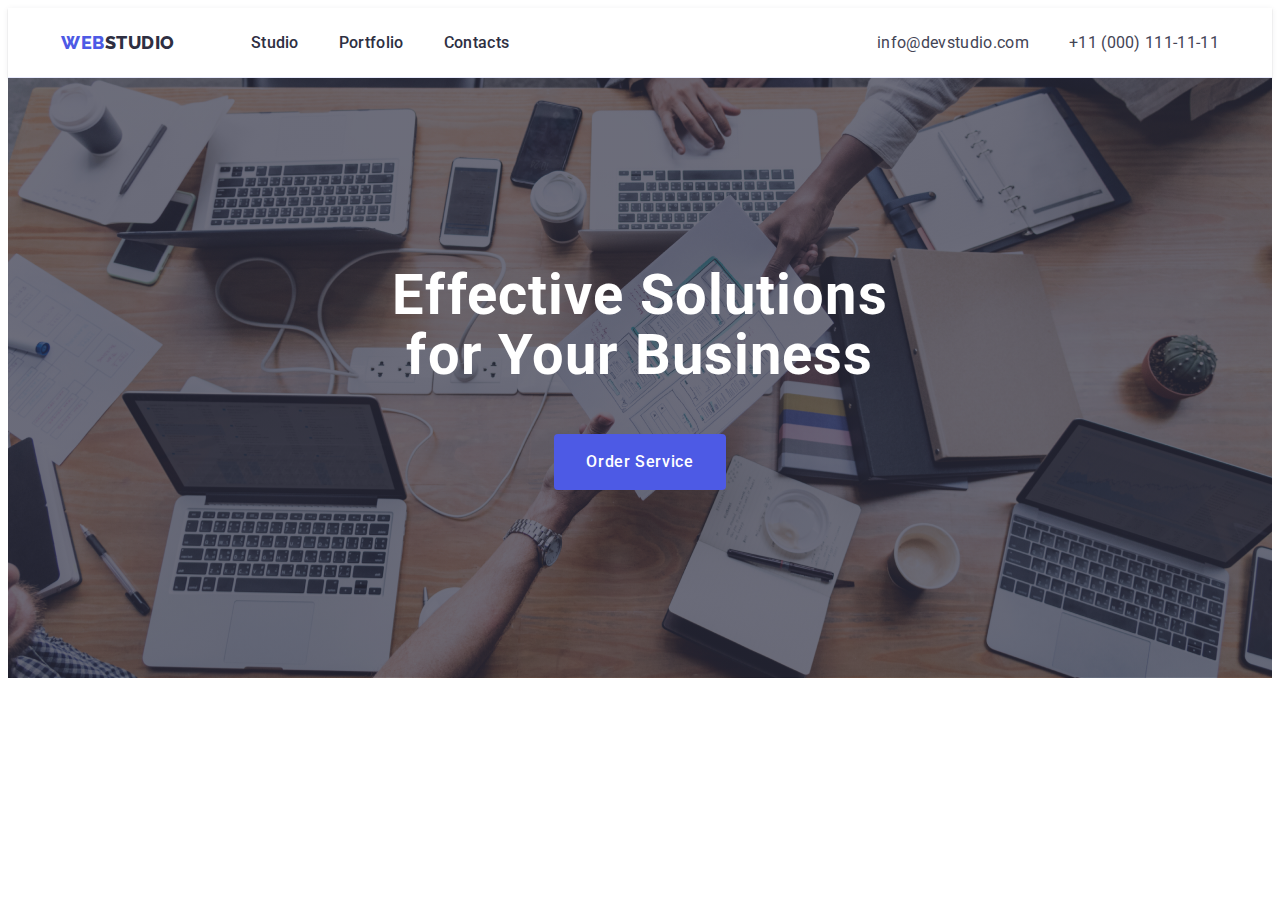
<file: modal.html>
<!DOCTYPE html>
<html lang="en">

<head>
    <meta charset="UTF-8">
    <meta http-equiv="X-UA-Compatible" content="IE=edge">
    <meta name="viewport" content="width=device-width, initial-scale=1.0">
    <title>Web Studio</title>
    <!-- Custom styles -->
    <link rel="stylesheet" href="https://cdnjs.cloudflare.com/ajax/libs/modern-normalize/2.0.0/modern-normalize.min.css"
        integrity="sha512-4xo8blKMVCiXpTaLzQSLSw3KFOVPWhm/TRtuPVc4WG6kUgjH6J03IBuG7JZPkcWMxJ5huwaBpOpnwYElP/m6wg=="
        crossorigin="anonymous" referrerpolicy="no-referrer" />
    <link rel="preconnect" href="https://fonts.googleapis.com" />
    <link rel="preconnect" href="https://fonts.gstatic.com" crossorigin />
    <link
        href="https://fonts.googleapis.com/css2?family=Raleway:wght@800&family=Roboto:wght@400;500;700;900&display=swap"
        rel="stylesheet" />
    <link rel="stylesheet" href="./css/styles.css">
</head>

<body>
    <header class="header">
        <div class="header-container container">
            <nav class="header-nav list">
                <a class="logo header-logo link" href="./index.html">Web<span class="studio">Studio</span></a>
                <ul class="navigation list">
                    <li class="header-list-item"><a class="header-list-link link" href="./index.html">Studio</a></li>
                    <li class="header-list-item"><a class="header-list-link link" href="./portfolio.html">Portfolio</a>
                    </li>
                    <li class="header-list-item"><a class="header-list-link link" href="">Contacts</a></li>
                </ul>
            </nav>
            <address class="address">
                <ul class="address-list list">
                    <li><a class="address-link link" href="mailto:info@devstudio.com">info@devstudio.com</a></li>
                    <li><a class="address-link link" href="tel:+110001111111">+11 (000) 111-11-11</a></li>
                </ul>
            </address>
        </div>
    </header>
    <!-- Main block -->
    <main>
        <!-- Hero section -->
        <section class="section-hero">
            <div class="section-container container">
                <h1 class="headline">Effective Solutions for Your Business</h1>
                <button class="button" type="button">Order Service</button>
            </div>
        </section>
</file>
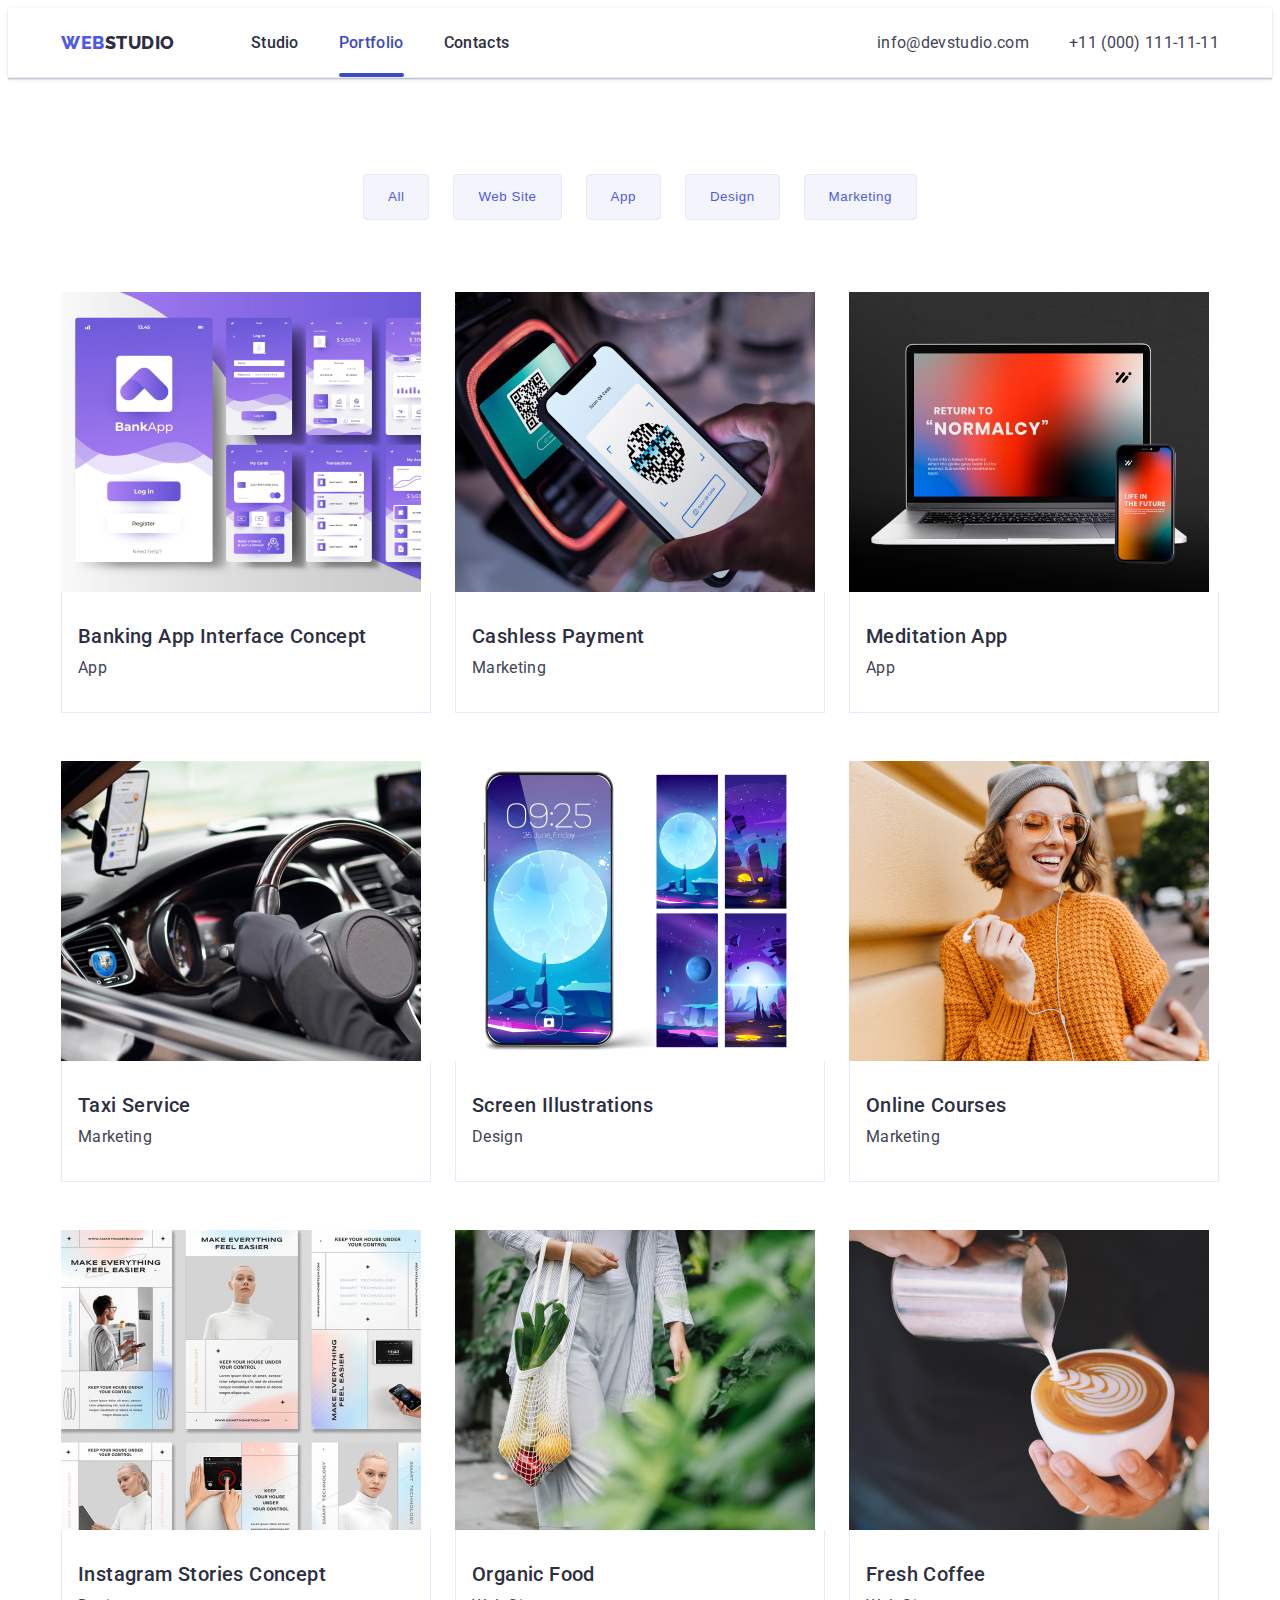
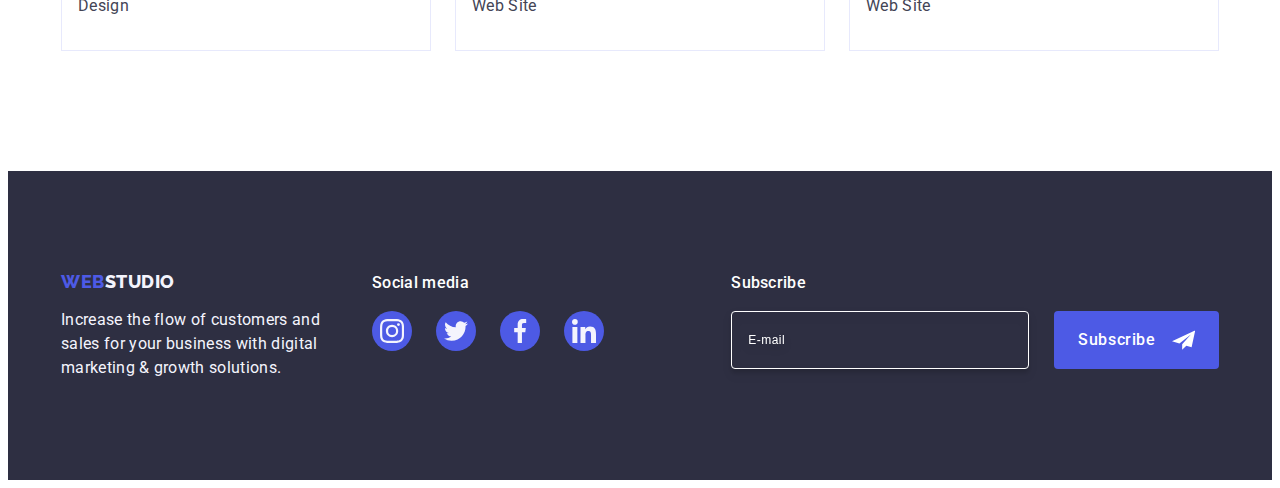
<file: portfolio.html>
<!DOCTYPE html>
<html lang="en">

<head>
    <meta charset="UTF-8">
    <meta http-equiv="X-UA-Compatible" content="IE=edge">
    <meta name="viewport" content="width=device-width, initial-scale=1.0">
    <title>Portfolio</title>
    <link rel="stylesheet" href="https://cdnjs.cloudflare.com/ajax/libs/modern-normalize/2.0.0/modern-normalize.min.css"
        integrity="sha512-4xo8blKMVCiXpTaLzQSLSw3KFOVPWhm/TRtuPVc4WG6kUgjH6J03IBuG7JZPkcWMxJ5huwaBpOpnwYElP/m6wg=="
        crossorigin="anonymous" referrerpolicy="no-referrer" />
    <link rel="preconnect" href="https://fonts.googleapis.com" />
    <link rel="preconnect" href="https://fonts.gstatic.com" crossorigin />
    <link
        href="https://fonts.googleapis.com/css2?family=Raleway:wght@800&family=Roboto:wght@400;500;700;900&display=swap"
        rel="stylesheet" />
    <link rel="stylesheet" href="./css/styles.css">
</head>
<body>
    <!-- Header -->
    <header class="header">
        <div class="header-container container">
            <nav class="header-nav list">
                <a class="logo header-logo link" href="./index.html">Web<span class="studio">Studio</span></a>
                <ul class="navigation list">
                    <li class="header-list-item"><a class="header-list-link link" href="./index.html">Studio</a></li>
                    <li class="header-list-item"><a class="header-list-link active link" href="./portfolio.html">Portfolio</a></li>
                    <li class="header-list-item"><a class="header-list-link link" href="">Contacts</a></li>
                </ul>
            </nav>
            <address class="address">
                <ul class="address-list list">
                    <li><a class="address-link link" href="mailto:info@devstudio.com">info@devstudio.com</a></li>
                    <li><a class="address-link link" href="tel:+110001111111">+11 (000) 111-11-11</a></li>
                </ul>
            </address>
        </div>
    </header>
        <!-- Main -->
    <main>
        <section class="portfolio">
        <div class="container">
            <h1 class="visually-hidden">All direction</h1>
                <ul class="nav-list list">
                    <li class="nav-list-item item"><button type="button" class="nav-btn">All</button></li>
                    <li class="nav-list-item item"><button type="button" class="nav-btn">Web Site</button></li>
                    <li class="nav-list-item item"><button type="button" class="nav-btn">App</button></li>
                    <li class="nav-list-item item"><button type="button" class="nav-btn">Design</button></li>
                    <li class="nav-list-item item"><button type="button" class="nav-btn">Marketing</button></li></ul>
                <ul class="all list">
                    <!--Row 1-->
                    <li class="all-item overlay-item">
                            <a href="" class="all-item-link link">
                            <div class="wrapper">
                            <img src="./images/images/img/img5.jpg"
                            alt="Banking App Interface Concept"
                            width="360"
                            height="300"/>
                                <p class="overlay-text">14 Stylish and User-Friendly App Design Concepts · Task Manager App · Calorie Tracker App ·
                                    Exotic Fruit Ecommerce App ·
                                    Cloud Storage App
                                </p>
                            </div>
                    <div class="bottom-card">
                        <h2 class="h-portfolio-name">Banking App Interface Concept</h2>
                        <p class="portfolio-text">App</p>
                    </div>
                    </a>
                    </li>

                    <li class="all-item overlay-item">
                            <a href="" class="all-item-link link">
                            <div class="wrapper">
                            <img src="./images/images/img/img6.jpg"
                            alt="Cashless Payment"
                            width="360"
                            height="300"/>
                                <p class="overlay-text">14 Stylish and User-Friendly App Design Concepts · Task Manager App · Calorie Tracker App ·
                                    Exotic Fruit Ecommerce App ·
                                    Cloud Storage App
                                </p>
                            </div>
                    <div class="bottom-card">
                        <h2 class="h-portfolio-name">Cashless Payment</h2>
                        <p class="portfolio-text">Marketing</p>
                    </div>
                    </a>
                    </li>

                    <li class="all-item overlay-item">
                            <a href="" class="all-item-link link">
                            <div class="wrapper">
                            <img src="./images/images/img/img7.jpg"
                            alt="Meditation App"
                            width="360"
                            height="300"/>
                                <p class="overlay-text">14 Stylish and User-Friendly App Design Concepts · Task Manager App · Calorie Tracker App ·
                                    Exotic Fruit Ecommerce App ·
                                    Cloud Storage App
                                </p>
                            </div>
                    <div class="bottom-card">
                        <h2 class="h-portfolio-name">Meditation App</h2>
                        <p class="portfolio-text">App</p>
                    </div>
                    </a>
                    </li>

                    <!--Row 2-->                
                    <li class="all-item overlay-item">
                            <a href="" class="all-item-link link">
                            <div class="wrapper">
                            <img src="./images/images/img/img8.jpg"
                            alt="Taxi Service"
                            width="360"
                            height="300"/>
                                <p class="overlay-text">14 Stylish and User-Friendly App Design Concepts · Task Manager App · Calorie Tracker App ·
                                    Exotic Fruit Ecommerce App ·
                                    Cloud Storage App
                                </p>
                            </div>
                    <div class="bottom-card">
                        <h2 class="h-portfolio-name">Taxi Service</h2>
                        <p class="portfolio-text">Marketing</p>
                    </div>
                    </a>
                    </li>

                    <li class="all-item overlay-item">
                            <a href="" class="all-item-link link">
                            <div class="wrapper">
                            <img src="./images/images/img/img9.jpg"
                            alt="Screen Illustrations"
                            width="360"
                            height="300"/>
                                <p class="overlay-text">14 Stylish and User-Friendly App Design Concepts · Task Manager App · Calorie Tracker App ·
                                    Exotic Fruit Ecommerce App ·
                                    Cloud Storage App
                                </p>
                            </div>
                    <div class="bottom-card">
                        <h2 class="h-portfolio-name">Screen Illustrations</h2>
                        <p class="portfolio-text">Design</p>
                    </div>
                    </a>
                    </li>

                    <li class="all-item overlay-item">
                            <a href="" class="all-item-link link">
                            <div class="wrapper">
                            <img src="./images/images/img/img10.jpg"
                            alt="Online Courses"
                            width="360"
                            height="300"/>
                                <p class="overlay-text">14 Stylish and User-Friendly App Design Concepts · Task Manager App · Calorie Tracker App ·
                                    Exotic Fruit Ecommerce App ·
                                    Cloud Storage App
                                </p>
                            </div>
                    <div class="bottom-card">
                        <h2 class="h-portfolio-name">Online Courses</h2>
                        <p class="portfolio-text">Marketing</p>
                    </div>
                    </a>
                    </li>

                    <!--Row 3-->
                    <li class="all-item overlay-item">
                            <a href="" class="all-item-link link">
                            <div class="wrapper">
                            <img src="./images/images/img/img11.jpg"
                            alt="Instagram Stories Concept"
                            width="360"
                            height="300"/>
                                <p class="overlay-text">14 Stylish and User-Friendly App Design Concepts · Task Manager App · Calorie Tracker App ·
                                    Exotic Fruit Ecommerce App ·
                                    Cloud Storage App
                                </p>
                            </div>
                    <div class="bottom-card">
                        <h2 class="h-portfolio-name">Instagram Stories Concept</h2>
                        <p class="portfolio-text">Design</p>
                    </div>
                    </a>
                    </li>

                    <li class="all-item overlay-item">
                            <a href="" class="all-item-link link">
                            <div class="wrapper">
                            <img src="./images/images/img/img12.jpg"
                            alt="Organic Food"
                            width="360"
                            height="300"/>
                                <p class="overlay-text">14 Stylish and User-Friendly App Design Concepts · Task Manager App · Calorie Tracker App ·
                                    Exotic Fruit Ecommerce App ·
                                    Cloud Storage App
                                </p>
                            </div>
                    <div class="bottom-card">
                        <h2 class="h-portfolio-name">Organic Food</h2>
                        <p class="portfolio-text">Web Site</p>
                    </div>
                    </a>
                    </li>

                    <li class="all-item overlay-item">
                            <a href="" class="all-item-link link">
                            <div class="wrapper">
                            <img src="./images/images/img/img13.jpg"
                            alt="Fresh Coffee"
                            width="360"
                            height="300"/>
                                <p class="overlay-text">14 Stylish and User-Friendly App Design Concepts · Task Manager App · Calorie Tracker App ·
                                    Exotic Fruit Ecommerce App ·
                                    Cloud Storage App
                                </p>
                            </div>
                    <div class="bottom-card">
                        <h2 class="h-portfolio-name">Fresh Coffee</h2>
                        <p class="portfolio-text">Web Site</p>
                    </div>
                    </a>
                    </li>
                </ul>
        </div>
        </section>
    </main>
    <!-- Footer -->
    <footer class="footer">
        <div class="footer-logo container foot-container">
            <div class="footer-logo-p"><a class="logo footer-link link" href="./index.html">Web<span
                        class="studio-footer">Studio</span></a>
                <p class="footer-text">Increase the flow of customers and sales for your business with digital marketing &
                    growth solutions.</p>
            </div>
            <div class="footer-media">
                <p class="social-text">Social media</p>
                <ul class="footer-networks">
                    <li class="footer-icons"><a class="foot-icon" href="" aria-label="Website networks"><svg
                                class="social-media" width="24" height="24">
                                <use href="./images/icons.svg#instagram"></use>
                            </svg></a></li>
                    <li class="footer-icons"><a class="foot-icon" href="" aria-label="Website networks"><svg
                                class="social-media" width="24" height="24">
                                <use href="./images/icons.svg#twitter"></use>
                            </svg></a></li>
                    <li class="footer-icons"><a class="foot-icon" href="" aria-label="Website networks"><svg
                                class="social-media" width="24" height="24">
                                <use href="./images/icons.svg#facebook"></use>
                            </svg></a></li>
                    <li class="footer-icons"><a class="foot-icon" href="" aria-label="Website networks"><svg
                                class="social-media" width="24" height="24">
                                <use href="./images/icons.svg#linkedin"></use>
                            </svg></a></li>
                </ul>
            </div>
            <div class="subscribe">
                <p class="subscribe-text">Subscribe</p>
                <form class="subscribe-form" name="subscribe_form">
                    <label class="footer-subscribe-form">
                        <input class="subscribe-field" type="email" name="subscribe-form" placeholder="E-mail">
                    </label>    
                        <button class="button btn" type="submit">Subscribe
                            <svg class="subscribe-icon" width="24" height="24">
                                <use href="./images/icons.svg#subscribe"></use>
                            </svg>
                        </button>
                </form>
            </div>
        </div>
    </footer>
</body>

</html>
</file>
<file: css/styles.css>
/* Common styles */
body {
    font-family: "Roboto", sans-serif;
    color: #434455;
    background-color: #FFFFFF;
}

:root {
    --headline-and-back: #2E2F42;
    --leader-color: #434455;
    --button: #4d5ae5;
    --back-btn: #F4F4FD;
    --border: #E7E9FC;
    --client-icon: #8E8F99;
    --hover: #404BBF;
}

.visually-hidden {
    position: absolute;
    width: 1px;
    height: 1px;
    margin: -1px;
    border: 0;
    padding: 0;   
    white-space: nowrap;
    clip-path: inset(100%);
    clip: rect(0 0 0 0);
    overflow: hidden;
}

.h-mainpage-text {
    font-weight: 700;
    font-size: 36px;
    letter-spacing: 0.02em;
    color: var(--headline-and-back);
    text-transform: capitalize;
    text-align: center;
    margin-bottom: 72px;
}

/* Footer common styles */

.footer {
    background-color: var(--headline-and-back);
    padding-top: 100px;
    padding-bottom: 100px;
}

.footer-link {
    display: inline-block;
    margin-bottom: 16px;
}

.footer-text {
    color: #F4F4FD;
    line-height: 1.5;
    letter-spacing: 0.02em;
    width: 264px;
}

@media only screen and (max-width: 767.98px) {
  .footer-text {
    text-align: start;
    width: 268px;
  }
}

@media only screen and (max-width: 767.98px) {
  .social-text {
    text-align: center;
  }
}

.social-text { 
    font-size: 16px;
    font-style: normal;
    font-weight: 500;
    line-height: 1.5;
    letter-spacing: 0.02em;
    color: #FFFFFF;
    margin-bottom: 16px;
}

.footer-icons {
    width: 40px;
    height: 40px;
}

@media only screen and (min-width: 1158px) {
  .footer-icons {
    width: 40px;
    height: 40px;
  }
}

.footer-networks {
    display: flex;
    list-style: none;
    gap: 24px;
    align-items: flex-start;
    justify-content: center;
}

@media only screen and (min-width: minwidthpx) {
  .footer-networks {
    gap: 16px;
  }
} 

.foot-icon {
    display: flex;
    width: 100%;
    height: 100%;
    background-color: var(--button);
    border-radius: 50%;
    justify-content: center;
    align-items: center;
    transition: background-color 250ms cubic-bezier(0.4, 0, 0.2, 1);
}

.foot-icon:hover,
.foot-icon:focus {
    background-color: #31D0AA;
}

/* Phone screen */

.container {
    min-width: 320px;
    max-width: 428px;
    margin: 0 auto;
    padding-left: 16px;
    padding-right: 16px;
}

/* Tablet screen */

@media screen and (min-width: 768px) {
    .container {
        max-width: 768px;
    }
}

/* Desktop screen */

@media screen and (min-width: 1158px) {
    .container {
        max-width: 1158px;
        padding-left: 15px;
        padding-right: 15px;
    }
}

/* Reset */

h1,
h2,
h3,
h4,
h5,
h6,
p {
    margin: 0;
}

ul {
    margin: 0;
    padding: 0;
}

img {
    display: block;
    max-width: 100%;
    height: auto;
}

.list {
    list-style: none;
    font-style: normal;
    display: flex;
    align-items: center;
    
}

.link {
    text-decoration: none;
}

/* Header */

.header {
    border-bottom: 1px solid var(--border);
    box-shadow: 0px 2px 1px rgba(46, 47, 66, 0.08),
        0px 1px 1px rgba(46, 47, 66, 0.16),
        0px 1px 6px rgba(46, 47, 66, 0.08);;
}

.header-container {
    display: flex;
    align-items: center;
    justify-content: space-between;
}

.logo {
    font-family: "Raleway", sans-serif;
    font-weight: 800;
    font-size: 18px;
    line-height: 1.17;
    letter-spacing: 0.03em;
    text-transform: uppercase;
    color: var(--button);
    
}

.header-logo {
    padding: 24px 0;
}

@media only screen and (min-width: 768px) {
  .header-logo {
    margin-right: 120px;
  }
}

@media only screen and (min-width: 1158px) {
  .header-logo {
    margin-right: 76px;
  }
}

.studio {
    font-weight: 800;
    color: var(--headline-and-back);
}

.studio-footer {
    color: #F4F4FD;
}



.header-list-item {
    font-weight: 500;
    font-size: 16px;
    line-height: 1.5;
    letter-spacing: 0.02em;
    color: var(--headline-and-back);
}

.header-list-link {
    color: var(--headline-and-back);
    padding: 24px 0;
    position: relative;
    transition-duration: 250ms;
    transition-timing-function: cubic-bezier(0.4, 0, 0.2, 1);

}

.header-list-link:hover,
.header-list-link:focus {
    color: #404BBF;
}

.navigation {
    display: flex;
    gap: 40px;
    border-bottom: 1px;
    border-bottom-color: var(--border);
}

@media only screen and (max-width: 767.98px) {
  .navigation {
    display: none;
  }
}

.address-link {
    font-weight: 400;
    font-size: 12px;
    line-height: 1.7;
    letter-spacing: 0.04em;
    list-style: none;
    color: var(--leader-color);
    transition: color 250ms cubic-bezier(0.4, 0, 0.2, 1);
}

@media only screen and (min-width: 1158px) {
  .address-link {
    font-size: 16px;
    line-height: 1.5;
    letter-spacing: 0.02em;
  }
}

.address-link:hover,
.address-link:focus {
    color: #404BBF;
}

.active {
    color: #404bbf;
    transition: color 250ms cubic-bezier(0.4, 0, 0.2, 1);
}

.header-list-link.active::after {
    content: "";
    display: block;
    width: 100%;
    height: 4px;
    border-radius: 2px;
    background-color: var(--hover);
    color: #404bbf;
    position: absolute;
    bottom: -1px;
    left: 0;
    transition: color 250ms cubic-bezier(0.4, 0, 0.2, 1);
}

/* Main */
/* Hero */
.section-hero {
    background-color: var(--headline-and-back);
    text-align: center;
    padding: 112px 0;
    margin: 0 auto;
    max-width: 1440px;
    background-repeat: no-repeat;
    background-position: center;
    background-size: cover;
    background-image: linear-gradient(rgba(46, 47, 66, 0.7), rgba(46, 47, 66, 0.7)), url(../images/images/img/peopleimgmob.jpg);
}

@media (min-device-pixel-ratio: 2), (min-resolution: 192dpi), (min-resolution: 2dppx) {
    .section-hero
    { background-image: linear-gradient(rgba(46, 47, 66, 0.7), rgba(46, 47, 66, 0.7)), url(../images/images/img/peopleimgmob@2x.jpg);

}}

@media only screen and (min-width: 768px) {
  .section-hero {
    background-image: linear-gradient(rgba(46, 47, 66, 0.7), rgba(46, 47, 66, 0.7)), url(../images/images/img/peopleimgtab.jpg);
  }
}

@media only screen and (min-width: 768px) and (min-device-pixel-ratio: 2), (min-resolution: 192dpi), (min-resolution: 2dppx) {
    .section-hero
   {
    background-image: linear-gradient(rgba(46, 47, 66, 0.7), rgba(46, 47, 66, 0.7)), url(../images/images/img/peopleimgtab@2x.jpg);
  }
}

@media only screen and (min-width: 1158px) {
  .section-hero {
    padding: 188px 0;
    background-image: linear-gradient(rgba(46, 47, 66, 0.7), rgba(46, 47, 66, 0.7)), url(../images/images/img/peopleimg.jpg);
  }
}

@media only screen and (min-width: 1158px) and (min-device-pixel-ratio: 2), (min-resolution: 192dpi), (min-resolution: 2dppx) {
    .section-hero
   {
    background-image: linear-gradient(rgba(46, 47, 66, 0.7), rgba(46, 47, 66, 0.7)), url(../images/images/img/peopleimg@2.jpg);
  }
}

.headline {
    font-weight: 700;
    font-size: 36px;
    line-height: 1.11;
    letter-spacing: 0.02em;
    color: #FFFFFF;
    max-width: 320px;
    margin-left: auto;
    margin-right: auto;
    margin-bottom: 72px;
    text-align: center;
}

@media only screen and (min-width: 768px) {
  .headline {
    max-width: 496px;
    font-size: 56px;
    line-height: 1.07;
    margin-bottom: 36px;
  }
}

@media only screen and (min-width: 1158px) {
  .headline {
    margin-bottom: 48px;
  }
}


.button {
    font-family: inherit;
    cursor: pointer;
    font-weight: 500;
    font-size: 16px;
    line-height: 1.5;
    letter-spacing: 0.04em;
    padding: 16px 32px;
    border-radius: 4px;
    color: #FFFFFF;
    background-color: #4D5AE5;
    display: block;
    margin: 0 auto;
    min-width: 169px;
    border: none;
    transition: background-color 250ms cubic-bezier(0.4, 0, 0.2, 1);
}

.button:hover,
.button:focus {
    background-color: #404BBF;
    color: #FFFFFF;
}

/* Section Quality */

.section-quality {
    padding: 96px 0;
}

@media only screen and (min-width: 1158px) {
  .section-quality {
    padding: 120px 0;
  }
}

@media only screen and (min-width: 768px) {
    .quality-item {
        flex-basis: calc((100% - 24px) / 2);
    }
}

@media only screen and (min-width: 1158px) {
  .quality-item {
    max-width: 264px;
  }
}

@media only screen and (max-width: 767.98px) {
  .quality-item:not(:last-child) {
    margin-bottom: 72px;
  }
} 

.q-icons {
    display: flex;
    justify-content: center;
    align-items: center;
    padding: 24px 100px;
    margin-bottom: 8px;
    background-color: var(--back-btn);
    border-radius: 4px;
}

@media only screen and (max-width: 1157.98px) {
  .q-icons {
    display: none;
  }
}

.quality-list {
    display: block;
}

@media screen and (min-width: 768px) {
   .quality-list {
    display: flex;
    flex-wrap: wrap;
    flex-direction: row;
    gap: 72px 24px;
  }
}

@media only screen and (min-width: 1158px) {
  .quality-list {
    flex-wrap: nowrap;
  }
}

/* Section Production */

.h-mainpage-line {
    line-height: 1.11;
}

.section-production {
    padding-bottom: 120px;
}

.production-list {
    display: flex;
    justify-content: space-between;
    gap: 24px;
}

.production {
    border: 1px solid var(--border);
}

.production-item {}

@media screen and (max-width: 1157px) {
    .section-production {
        display: none;
    }
}


/* Section Team */

/* Phone */
.section-team {
    background-color: #F4F4FD;
    padding-top: 96px;
    padding-bottom: 96px;
}

/* Tablet */

@media only screen and (min-width: 768px) {
  .section-team {
    
  }
}

/*  Desktop */

@media only screen and (min-width: 1158px) {
  .section-team {
    padding-top: 120px;
    padding-bottom: 120px;
  }
}

.team {
    border: 1px solid var(--border);
    margin: 0 auto;
}

.team-list {
    flex-direction: column;
}


@media only screen and (min-width: 768px) {
  .team-list {
    display: flex;
    gap: 72px 24px;
    justify-content: center;
    flex-wrap: wrap;
    flex-direction: row;
    align-items: center;
  }
}

.team-bottom {
    padding: 32px 0;
    gap: 8px;

}

.team-item {
    width: 264px;
    background-color: #FFFFFF;
    box-shadow: 0px 1px 6px rgba(46, 47, 66, 0.08),
        0px 1px 1px rgba(46, 47, 66, 0.16),
        0px 2px 1px rgba(46, 47, 66, 0.08);
    border-radius: 0px 0px 4px 4px;
    margin-top: 8px;
    transition-duration: 250ms;
    transition-timing-function: cubic-bezier(0.4, 0, 0.2, 1);
}

@media only screen and (max-width: 767.98px) {
  .team-item {
    margin-bottom: 72px;
  }
}

.networks-list {
    display: flex;
    justify-content: center;
    gap: 24px;
    list-style: none;
    margin-top: 8px;
}

.networks-item {
    width: 40px;
    height: 40px;
}

.team-networks {
    fill: var(--back-btn);
}
    
.net-icon {
    display: flex;
    width: 100%;
    height: 100%;
    background-color: var(--button);
    border-radius: 50%;
    justify-content: center;
    align-items: center;
    transition: background-color 250ms cubic-bezier(0.4, 0, 0.2, 1);
}

.net-icon:hover,
.net-icon:focus {
    background-color: var(--hover);

}

/* Portfolio */

.nav-list {
    text-align: center;
    display: flex;
    justify-content: center;
    gap: 24px;
    margin-bottom: 72px;
    margin-left: 0 auto;
    margin-right: 0 auto;
}
 

.item {

}

.item:hover,
.item:focus {
    box-shadow: 0px 3px 1px rgba(0, 0, 0, 0.1),
        0px 2px 1px rgba(0, 0, 0, 0.08),
        0px 2px 2px rgba(0, 0, 0, 0.12);
}

.nav-list-item {
    transition: color 250ms cubic-bezier(0.4, 0, 0.2, 1),
        background-color 250ms cubic-bezier(0.4, 0, 0.2, 1),
        border-color 250ms cubic-bezier(0.4, 0, 0.2, 1),
        box-shadow 250ms cubic-bezier(0.4, 0, 0.2, 1);
}
   

.nav-btn {
    font-weight: 500;
    line-height: 1.5;
    letter-spacing: 0.04em;
    color: var(--button);
    background-color: var(--back-btn);
    cursor: pointer;
    border: 1px solid var(--border);
    border-radius: 4px;
    padding: 12px 24px;
    transition: color 250ms cubic-bezier(0.4, 0, 0.2, 1),
        background-color 250ms cubic-bezier(0.4, 0, 0.2, 1),
        border-color 250ms cubic-bezier(0.4, 0, 0.2, 1),
        box-shadow 250ms cubic-bezier(0.4, 0, 0.2, 1);
}

.nav-btn:hover,
.nav-btn:focus {
    color: #FFFFFF;
    background-color: var(--hover);
    border: 1px solid transparent;
    box-shadow: 0px 3px 1px rgba(0, 0, 0, 0.1),
        0px 2px 1px rgba(0, 0, 0, 0.08),
        0px 2px 2px rgba(0, 0, 0, 0.12);
}

.address {
    font-style: normal;
    margin-left: auto;
}

@media only screen and (min-width: 1158px) {
  .address {
    margin-left: 332px;
  }
}

.address-list {
    display: block;
}

@media only screen and (min-width: 1158px) {
  .address-list {
    display: flex;
    gap: 40px;
  }
}

@media only screen and (max-width: 767.98px) {
  .address {
    display: none;
  }
}

.all {
    display: flex;
    flex-wrap: wrap;
    column-gap: 24px;
    row-gap: 48px;
}

.all-item {
    width: calc((100% - 48px) / 3);    
}

.all-item-link {
    display: block;
    transition: box-shadow 250ms cubic-bezier(0.4, 0, 0.2, 1);

}

.all-item-link:hover {
    box-shadow: 0px 1px 6px rgba(46, 47, 66, 0.08),
        0px 1px 1px rgba(46, 47, 66, 0.16),
        0px 2px 1px rgba(46, 47, 66, 0.08);
}

.all-item-link:hover .overlay-text,
.all-item-link:focus .overlay-text {
    
    transform: translateY(0%);
        
}

.bottom-card {
    padding: 32px 16px;
    border: 1px solid var(--border);
    border-top: none;
    flex-direction: column;
    justify-content: center;
    align-items: flex-start;
    gap: 8px;
    align-self: stretch;
}

.p-text {
    text-align: center;
}

/* Phone */

.p-name {
    color: var(--headline-and-back);
    font-size: 36px;
    font-weight: 700;
    line-height: 1.11;
    letter-spacing: 0.02em;
    margin-bottom: 8px;
}

@media only screen and (max-width: 767.98px) {
  .p-name {
    text-align: center;
  }
}

@media only screen and (min-width: 1158px) {
  .p-name {
    font-weight: 500;
    font-size: 20px;
    line-height: 1.2;
  }
}

.p-name-team {
    font-size: 20px;
    font-weight: 500;
    line-height: 1.2;
    text-align: center;
}

.text {
    line-height: 1.5;
    letter-spacing: 0.02em;
    color: var(--leader-color);
    font-weight: 500;
    font-size: 16px;
}

@media only screen and (min-width: 1158px) {
  .text {
    font-weight: 400;
  }
}

.portfolio {
    padding-top: 96px;
    padding-bottom: 120px;
}

.h-portfolio-name {
    font-weight: 500;
    font-size: 20px;
    line-height: 1.2;
    letter-spacing: 0.02em;
    color: var(--headline-and-back);
    margin-bottom: 8px;
}

.portfolio-text {
    letter-spacing: 0.02em;
    color: var(--leader-color);
    line-height: 1.5;
}


.h-line {
    line-height: 1.2;
}

/* Overlay */



.wrapper {
    position: relative;
    overflow: hidden;
}

.overlay-text {
    font-size: 16px;
    line-height: 1.5;
    letter-spacing: 0.02em;
    color: var(--back-btn);
    padding: 40px 32px;
    margin: 0 auto;
    background-color: var(--button);
    position: absolute;
    top: 0;
    left: 0;
    width: 100%;
    height: 100%;
    transform: translateY(100%);
    transition: transform 250ms cubic-bezier(0.4, 0, 0.2, 1);
}

.wrapper:hover,
.overlay-text:hover {
    transform: translateY(0%);
}


/* Customers */

.customers {
    padding-top: 96px;
    padding-bottom: 96px;
}

@media only screen and (min-width: 1158px) {
  .customers {
    padding-top: 120px;
    padding-bottom: 120px;
  }
}

.clients {
    display: flex;
    gap: 72px 24px;
    list-style-type: none;
    justify-content: center;
    flex-wrap: wrap;
}

.clients-link {
    display: flex;
    height: 88px;
    justify-content: center;
    align-items: center;
    border: 1px solid var(--client-icon);
    border-radius: 4px;
    color: #8e8f99;
    flex-basis: calc((100% - 190px) / 2);
    transition: border-color 250ms cubic-bezier(0.4,0,0.2,1), color 250ms cubic-bezier(0.4, 0, 0.2, 1);   
}

@media only screen and (min-width: 768px) {
  .clients-link {
    flex-basis: calc((100% - 24px) / 3);
    max-width: 168px;
    max-width: 190px;
    padding: 16px 32px;
  }
}

.client-icons {
    fill: currentColor;
    transition-duration: 250ms;
    transition-timing-function: cubic-bezier(0.4, 0, 0.2, 1);
}

.clients-link:hover,
.clients-link:focus {
    border-color: var(--hover);
    color: #404bbf;
}

.clients-link:hover .client-icons {
    fill: var(--hover);
}

/* Footer Other */

.foot-container {
    display: flex;
    gap: 0 24px;
    align-items: baseline;
    
}

@media only screen and (max-width: 767.98px) {
  .foot-container {
    flex-direction: column;
    justify-content: center;
    align-items: center;
  }
}

@media only screen and (min-width: 768px) and (max-width: 1157.98px){
  .foot-container {
    flex-wrap: wrap;
    flex-direction: row;
    margin-left: 108px;
  }
}

@media only screen and (min-width: 1158px) {
    .foot-container {
        flex-wrap: nowrap;
        justify-content: space-between;
    }
}

@media only screen and (max-width: 767.98px) {
  .footer-logo-p {
    text-align: center;
  }
}

@media only screen and (max-width: 1157.98px) {
  .footer-logo-p {
    margin-bottom: 72px;
    margin-right: 0;
  }
}

.footer-media {
    margin-right: 80px;

}

@media only screen and (max-width: 767.98px) {
  .footer-media {
    margin: 0 auto;
    margin-bottom: 72px;
  }
}

.social-media {
    fill: var(--back-btn);
}

@media only screen and (max-width: 767.98px) {
  .subscribe {
    text-align: center;
  }
}

/* Modal styles */

.backdrop {
    position: fixed;
    top: 0;
    left: 0;
    width: 100%;
    height: 100%;
    background-color: rgba(46, 47, 66, 0.40);
    transition: opacity 250ms cubic-bezier(0.4, 0, 0.2, 1), visibility 250ms cubic-bezier(0.4, 0, 0.2, 1);
}

.backdrop.is-hidden {
    opacity: 0;
    visibility: hidden;
    pointer-events: none;
    transform: translateX(-50%), translateY(-75%);
    
}

.modal-form-container {
    margin-bottom: 8px;
}

.modal {
    border-radius: 4px;
    min-height: 584px;
    background-color: #FCFCFC;
    box-shadow: 0px 2px 1px 0px rgba(0, 0, 0, 0.20), 0px 1px 3px 0px rgba(0, 0, 0, 0.12), 0px 1px 1px 0px rgba(0, 0, 0, 0.14);
    position: absolute;
    top: 50%;
    left: 50%;
    transform: translateX(-50%) translateY(-50%);
    transition: transform 250ms cubic-bezier(0.4, 0, 0.2, 1);
    padding: 72px 24px 24px 24px;
}

@media only screen and (max-width: 427.98px) {
  .modal {
    width: 100%;
  }
}

@media only screen and (max-width: 767.98px) {
  .modal {
    padding-left: 18px;
    padding-right: 18px;
  }
}

@media only screen and (min-width: 768px) {
  .modal {
    width: 408px;
  }
}

.modal-btn {
    position: absolute;
    top: 24px;
    right: 24px;
    background-color: var(--border);
    width: 24px;
    height: 24px;
    border: 1px solid rgba(0, 0, 0, 0.10);
    border-radius: 50%;
    padding: 0;
    display: flex;
    justify-content: center;
    align-items: center;
    cursor: pointer;
    transition: background-color 250ms cubic-bezier(0.4, 0, 0.2, 1), border 250ms cubic-bezier(0.4, 0, 0.2, 1);
}

.modal-btn:hover,
.modal-btn:focus {
    background-color: #404bbf;
    border: none;
    fill: #ffffff;
}

.modal-icon {
    stroke: var(--headline-and-back);
    transition: fill 250ms cubic-bezier(0.4, 0, 0.2, 1);
}

.modal-form {
    display: block;
}

.modal-text {
    display: block;
    font-weight: 500;
    font-size: 16px;
    line-height: 1.5;
    letter-spacing: 0.02em;
    width: 360px;
    color: var(--headline-and-back);
    margin-bottom: 16px;

}

@media only screen and (min-width: 428px) {
  .modal-text {
    text-align: center;
  }
}

.modal-form-form {
    position: relative;
}

.modal-form-field {
    display: block;
    color:  var(--client-icon);
    font-size: 12px;
    font-style: normal;
    font-weight: 400;
    line-height: 1.17;
    letter-spacing: 0.04em;
    margin-bottom: 4px; 
}

.modal-form-input {
    width: 100%;
    height: 40px;
    padding-left: 38px;
    border-radius: 4px;
    border: 1px solid rgba(46, 47, 66, 0.4);
    background-color: transparent;
    outline: transparent;
    font-size: 18px;
    transition: border-color 250ms cubic-bezier(0.4, 0, 0.2, 1);

}

.modal-form-input:focus {
    border-color: var(--button);
}

.modal-form-icon {
    fill: var(--headline-and-back);
    position: absolute;
    bottom: 8px;
    left: 16px;
    top: 50%;
    transform: translateY(-50%);
    transition: fill 250ms cubic-bezier(0.4, 0, 0.2, 1);
}

.modal-form-input:focus + .modal-form-icon {
    fill: var(--button);
}

.modal-form-button {
    box-shadow: 0px 4px 4px 0px rgba(0, 0, 0, 0.15);
}

.comment-container {
    margin-bottom: 16px;

}

.comment-form {
    width: 100%;
    height: 120px;
    padding: 8px 16px;
    border-radius: 4px;
    color: rgba(46, 47, 66, 0.4);
    border: 1px solid rgba(46, 47, 66, 0.4);
    resize: none;
    font-size: 12px;
    font-style: normal;
    font-weight: 400;
    line-height: 1.17;
    letter-spacing: 0.04em;
    outline: transparent;
    background-color: transparent;
    transition: border-color 250ms cubic-bezier(0.4, 0, 0.2, 1);

}

.comment-form::placeholder {
    color: rgba(46, 47, 66, 0.40);

}

.comment-form:focus {
    border-color: var(--button);
}

/* Agreement */

.agreement-container {
    margin-bottom: 24px;
}

.modal-form-agreement {
    color: var(--client-icon);
    font-size: 12px;
    font-style: normal;
    font-weight: 400;
    line-height: 1.17;
    letter-spacing: 0.04em;
    user-select: none;
}

.modal-form-checkbox {
    
}
    

.modal-form-custom {
    display: inline-flex;
    align-items: center;
    justify-content: center;
    fill: transparent;
    width: 16px;
    height: 16px;
    border-radius: 2px;
    margin-right: 8px;
    border: 1px solid rgba(46, 47, 66, 0.4);
    transition: background-color 250ms cubic-bezier(0.4, 0, 0.2, 1), border 250ms cubic-bezier(0.4, 0, 0.2, 1), fill 250ms cubic-bezier(0.4, 0, 0.2, 1);
}

.modal-form-checkbox:checked + .modal-form-agreement .modal-form-custom {
    border: none;
    background-color: var(--hover);
    fill: var(--back-btn);
}

.modal-form-checkbox:checked + .modal-form-agreement .modal-form-custom .modal-form-checkbox-icon {
    opacity: 1;
}

.modal-form-checkbox:checked + .modal-form-custom > .modal-form-checkbox-icon {
    opacity: 1;
    transition: 250ms cubic-bezier(0.4, 0, 0.2, 1);
}

.modal-form-checkbox-icon {
    opacity: 0;
}


.agreement-link {
    color: var(--iris, #4D5AE5);
    font-size: 12px;
    font-style: normal;
    font-weight: 400;
    line-height: 1.17;
    letter-spacing: 0.04em;
    text-decoration-line: underline;
}

.subscribe-text {
    color: #FFF;
    font-size: 16px;
    font-style: normal;
    font-weight: 500;
    line-height: 1.5;
    letter-spacing: 0.02em;
    margin-bottom: 16px;
}

.subscribe-form {
    display: flex;
    gap: 24px;
}

@media only screen and (max-width: 767.98px) {
  .subscribe-form {
    flex-direction: column;
    gap: 16px;
  }
}

.subscribe-field {
    background-color: transparent;
    width: 264px;
    height: 40px;
    border-radius: 4px;
    border: 1px solid #FFF;
    box-shadow: 0px 4px 4px 0px rgba(0, 0, 0, 0.15);
    color: #FFF;
    padding: 8px 16px;
    font-size: 12px;
    font-style: normal;
    font-weight: 400;
    line-height: 1.5;
    letter-spacing: 0.04em;
    filter: drop-shadow(0px 4px 4px rgba(0, 0, 0, 0.15));
}

@media only screen and (max-width: 767.98px) {
  .subscribe-field {
    max-width: 398px;
  }
}

.footer-subscribe-form {
    width: 100%; }


.subscribe-field:focus {
    border-color: var(--hover);
    transition: 250ms cubic-bezier(0.4, 0, 0.2, 1);

}

.subscribe-field::placeholder {
    width: 36px;
    height: 24px;
    color: #FFF;
    
}

.btn {
    padding: 8px 24px;
    min-width: 165px;
    display: flex;
    justify-content: center;
    align-items: center;

}

.subscribe-icon {
    margin-left: 16px;
}

/* Mobile menu */

.menu-toggle {
    min-height: 22px;
    min-width: 32px;
    display: flex;
    align-items: center;
    justify-content: center;
    padding: 0;
    background-color: transparent;
    cursor: pointer;
    border: none;
    border-radius: 50%;
    outline: none;
}

@media only screen and (min-width: 768px) {
    .menu-toggle {
        display: none;
    }
}

.menu-toggle:hover,
.menu-toggle:focus {
    background-color: rgba(0, 0, 0, 0.1);
}

.menu-container {
    position: fixed;
    display: flex;
    flex-direction: column;
    top: 0;
    left: 0;
    width: 100%;
    height: 100%;
    padding: 40px;
    padding-top: 80px;
    background-color: #FFF;
    z-index: 999;

    transform: translateX(100%);
    transition: transform 250ms ease-in-out;
}

.menu-container.is-open {
    transform: translateX(0);
}

.menu-container .menu-toggle {
    position: absolute;
    top: 24px;
    right: 24px;
}

.mobile-menu {
    display: inline-flex;
    flex-direction: column;
    align-items: flex-start;
    margin-bottom: auto;
}

.mobile-menu-item:not(:last-child) {
    margin-bottom: 40px;
}


.mobile-menu-close {
transition: fill 250ms cubic-bezier(0.4, 0, 0.2, 1);
}

.button-menu-close {
    position: absolute;
    top: 24px;
    right: 24px;
    width: 24px;
    height: 24px;
    padding: 0;
    background-color: var(--back-btn);
    border: 1px solid var(--border);
    border-radius: 50%;
    display: flex;
    justify-content: center;
    align-items: center;
    cursor: pointer;
    transition: background-color 250ms cubic-bezier(0.4, 0, 0.2, 1),
    border 250ms cubic-bezier(0.4, 0, 0.2, 1);
}

.mobile-menu-link {
    color: var(--headline-and-back);
    font-size: 36px;
    font-weight: 700;
    line-height: 1.11;
    letter-spacing: 0.02em;
}

.mobile-menu-link:active {
    color: var(--hover);
}

@media (hover: hover) {
    .mobile-menu-link:hover,
    .mobile-menu-link:focus {
    color: var(--hover);
}
}

.adress-menu {
    list-style-type: none;
    font-style: normal;
    margin-bottom: 48px;
}

.menu-adress-phone {
    color: var(--button);
    font-size: 22px;
    font-weight: 700;
    line-height: 1.11;
    letter-spacing: 0.02em;
    margin-bottom: 40px;   
}

.menu-adress-email {
    color: var(--leader-color);
    font-size: 14px;
    font-weight: 500;
    line-height: 1.2;
    letter-spacing: 0.02em;
}

@media only screen and (min-width: 768px) {
.backdrop.is-hidden .menu-container .js-menu-container{
    opacity: 0;
    visibility: hidden;
    pointer-events: none;
    transform: translateX(-50%), translateY(-75%);
  }
}

@media only screen and (min-width: 768px) {
  .menu-toggle .js-open-menu {
    
  }
}
</file>
